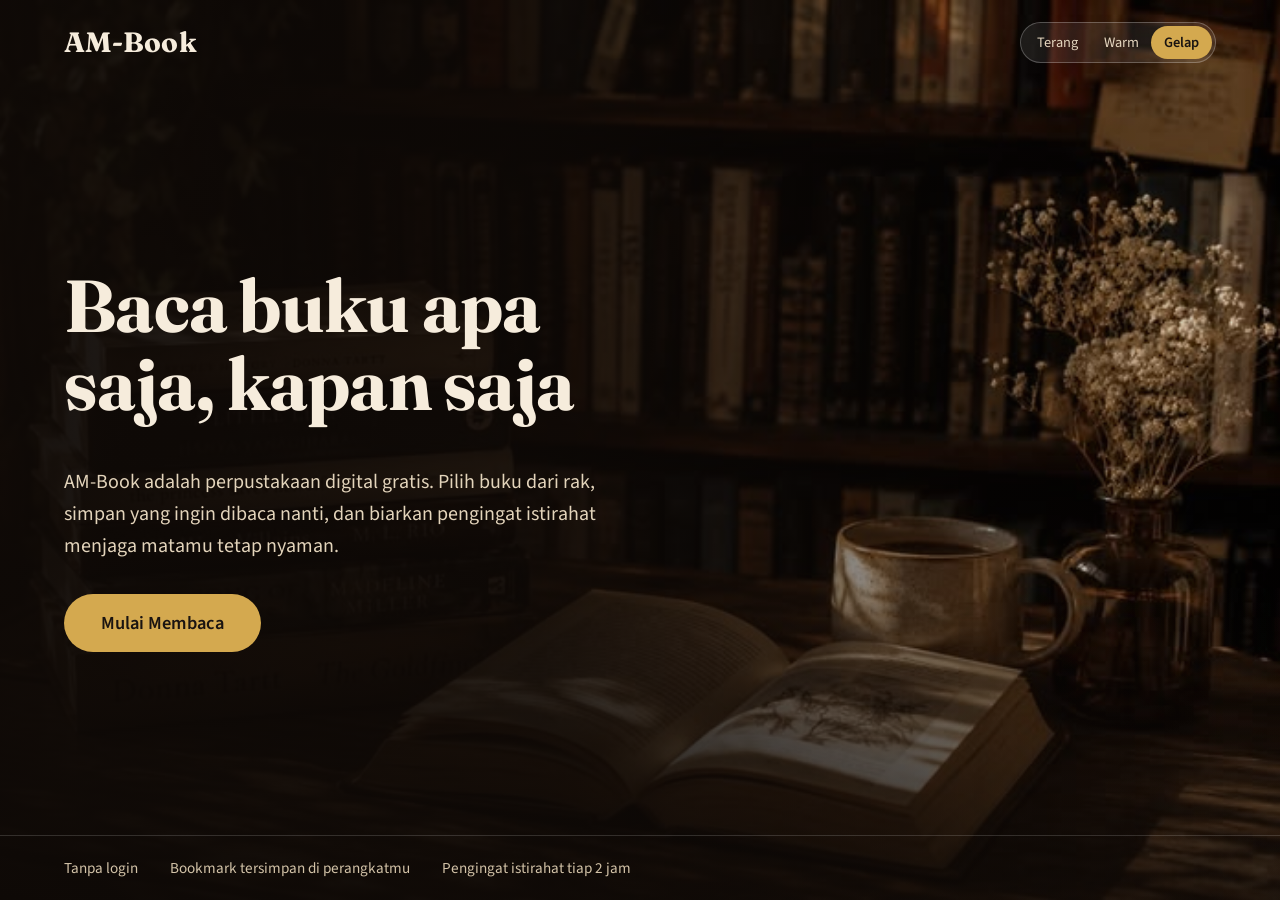
<file: index.html>
<!DOCTYPE html>
<html lang="id" data-theme="warm">

<head>
  <meta charset="UTF-8">
  <meta name="viewport" content="width=device-width, initial-scale=1">
  <title>AM-Book | Perpustakaan Digital</title>
  <meta name="description" content="AM-Book, perpustakaan digital yang bisa dibaca langsung tanpa akun.">
  <link rel="preconnect" href="https://fonts.googleapis.com">
  <link rel="preconnect" href="https://fonts.gstatic.com" crossorigin>
  <link
    href="https://fonts.googleapis.com/css2?family=Fraunces:opsz,wght@9..144,500;9..144,700&family=Source+Sans+3:wght@400;600&display=swap"
    rel="stylesheet">
  <link rel="stylesheet" href="style.css">
</head>

<body class="landing-body">

  <main class="landing" id="landing">
    <!-- Ganti img/perpustakaan.jpg dengan foto perpustakaan / rak buku pilihan Kakak -->
    <div class="landing-bg" role="img" aria-label="Rak buku perpustakaan"></div>
    <div class="landing-overlay"></div>

    <header class="landing-top">
      <a href="index.html" class="brand">AM-Book</a>
      <div class="theme-switch" role="group" aria-label="Pilih tema">
        <button type="button" data-theme-btn="light">Terang</button>
        <button type="button" data-theme-btn="warm">Warm</button>
        <button type="button" data-theme-btn="dark">Gelap</button>
      </div>
    </header>

    <section class="landing-hero">
      <h1>Baca buku apa saja, kapan saja</h1>
      <p>AM-Book adalah perpustakaan digital gratis. Pilih buku dari rak, simpan yang ingin dibaca nanti, dan biarkan
        pengingat istirahat menjaga matamu tetap nyaman.</p>
      <a href="dashboard.html" class="btn btn-primary btn-lg" id="startBtn">Mulai Membaca</a>
    </section>

    <footer class="landing-foot">
      <span>Tanpa login</span>
      <span>Bookmark tersimpan di perangkatmu</span>
      <span>Pengingat istirahat tiap 2 jam</span>
    </footer>
  </main>

  <script src="app.js"></script>
</body>

</html>
</file>
<file: style.css>
/* ====================== STYLE ====================== */
/* ==========================================================
   AM-Book | style.css
   Dasar bersama: tema, tipografi, tombol, modal, utilitas
   ========================================================== */

/* ---------- Tema ---------- */
:root,
[data-theme="dark"] {
  --bg: #271e18;
  --bg-soft: #382417;
  --surface: #2d231d;
  --text: #f1e7d8;
  --text-muted: #b9a994;
  --line: #22160e;
  --accent: #d4a94f;
  --accent-text: #1a1411;
  --wood-light: #3d201a;
  --wood-dark: #4a2e1a;
  --wood-back: #2a1b12;
  --shadow: rgba(0, 0, 0, .55);
  color-scheme: dark;
}

[data-theme="light"] {
  --bg: #f4f6f2;
  --bg-soft: #e8ede6;
  --surface: #ffffff;
  --text: #1f2a24;
  --text-muted: #5b6a61;
  --line: #cfd8cf;
  --accent: #2f6b55;
  --accent-text: #ffffff;
  --wood-light: #c79a67;
  --wood-dark: #8d6338;
  --wood-back: #d9c3a3;
  --shadow: rgba(40, 50, 40, .28);
  color-scheme: light;
}

[data-theme="warm"] {
  --bg: #efe0c2;
  --bg-soft: #e6d3ae;
  --surface: #f7ecd5;
  --text: #3b2a18;
  --text-muted: #6e563b;
  --line: #cdb68a;
  --accent: #8a3b1f;
  --accent-text: #fbf1dc;
  --wood-light: #a8703f;
  --wood-dark: #66401f;
  --wood-back: #c9a877;
  --shadow: rgba(70, 45, 20, .35);
  color-scheme: light;
}

/* ---------- Reset ringan ---------- */
*,
*::before,
*::after {
  box-sizing: border-box;
}

html {
  -webkit-text-size-adjust: 100%;
}

body {
  margin: 0;
  font-family: "Source Sans 3", system-ui, sans-serif;
  font-size: 1.0625rem;
  line-height: 1.6;
  color: var(--text);
  background: var(--bg);
  transition: background-color .25s, color .25s;
}

h1,
h2,
h3 {
  margin: 0 0 .5em;
  font-family: "Fraunces", Georgia, serif;
  font-weight: 700;
  line-height: 1.15;
}

p {
  margin: 0 0 1em;
}

a {
  color: inherit;
}

img {
  max-width: 100%;
  display: block;
}

button,
input {
  font: inherit;
  color: inherit;
}

button {
  cursor: pointer;
}

[hidden] {
  display: none !important;
}

:focus-visible {
  outline: 3px solid var(--accent);
  outline-offset: 2px;
}

.sr-only {
  position: absolute;
  width: 1px;
  height: 1px;
  margin: -1px;
  padding: 0;
  overflow: hidden;
  clip: rect(0 0 0 0);
  white-space: nowrap;
  border: 0;
}

.center {
  text-align: center;
}

/* ---------- Brand ---------- */
.brand {
  font-family: "Fraunces", Georgia, serif;
  font-weight: 700;
  font-size: 1.5rem;
  letter-spacing: .01em;
  text-decoration: none;
  color: inherit;
}

/* ---------- Tombol ---------- */
.btn {
  display: inline-flex;
  align-items: center;
  justify-content: center;
  gap: .5rem;
  padding: .7rem 1.4rem;
  border: 2px solid transparent;
  border-radius: 999px;
  font-weight: 600;
  text-decoration: none;
  line-height: 1.2;
  transition: transform .15s, background-color .2s, border-color .2s;
}

.btn:active {
  transform: translateY(1px);
}

.btn-primary {
  background: var(--accent);
  color: var(--accent-text);
}

.btn-primary:hover {
  filter: brightness(1.08);
}

.btn-ghost {
  background: transparent;
  border-color: var(--line);
  color: var(--text);
}

.btn-ghost:hover {
  border-color: var(--accent);
}

.btn-lg {
  padding: 1rem 2.2rem;
  font-size: 1.15rem;
}

.btn-sm {
  padding: .45rem 1rem;
  font-size: .95rem;
}

.icon-btn {
  display: inline-grid;
  place-items: center;
  width: 42px;
  height: 42px;
  border: 2px solid var(--line);
  border-radius: 50%;
  background: transparent;
  color: var(--text);
  transition: border-color .2s, background-color .2s;
}

.icon-btn:hover {
  border-color: var(--accent);
}

.icon-btn svg {
  width: 20px;
  height: 20px;
  fill: none;
  stroke: currentColor;
  stroke-width: 2;
}

.icon-btn.is-saved,
.icon-btn[aria-pressed="true"] {
  background: var(--accent);
  border-color: var(--accent);
  color: var(--accent-text);
}

.icon-btn.is-saved svg,
.icon-btn[aria-pressed="true"] svg {
  fill: currentColor;
}

/* ---------- Switch tema ---------- */
.theme-switch {
  display: inline-flex;
  padding: 3px;
  border: 1px solid var(--line);
  border-radius: 999px;
  background: var(--bg-soft);
}

.theme-switch button {
  padding: .3rem .8rem;
  border: 0;
  border-radius: 999px;
  background: transparent;
  font-size: .9rem;
  color: var(--text-muted);
}

.theme-switch button[aria-pressed="true"] {
  background: var(--accent);
  color: var(--accent-text);
  font-weight: 600;
}

/* ---------- Modal ---------- */
.modal {
  position: fixed;
  inset: 0;
  z-index: 100;
  display: grid;
  place-items: center;
  padding: 1rem;
  background: rgba(10, 6, 3, .72);
  overflow-y: auto;
}

.modal-card {
  position: relative;
  width: min(720px, 100%);
  padding: 1.75rem;
  border: 1px solid var(--line);
  border-radius: 18px;
  background: var(--surface);
  color: var(--text);
  box-shadow: 0 24px 60px var(--shadow);
  animation: pop .22s ease-out;
}

.modal-small {
  width: min(480px, 100%);
  text-align: center;
}

.modal-small h2 {
  font-size: 1.5rem;
}

.modal-actions {
  display: flex;
  flex-wrap: wrap;
  gap: .75rem;
  margin-top: 1.25rem;
}

.modal-small .modal-actions {
  justify-content: center;
}

.hint {
  margin: 1.25rem 0 0;
  font-size: .9rem;
  color: var(--text-muted);
}

@keyframes pop {
  from {
    opacity: 0;
    transform: translateY(10px) scale(.98);
  }

  to {
    opacity: 1;
    transform: none;
  }
}

@media (prefers-reduced-motion: reduce) {

  *,
  *::before,
  *::after {
    animation: none !important;
    transition: none !important;
  }
}


/* ====================== LANDING ====================== */
/* ==========================================================
   AM-Book | landing.css
   Landing page: gambar perpustakaan + overlay gelap.
   Teks selalu terang agar terbaca di semua tema.
   ========================================================== */

.landing-body {
  background: #120d0a;
}

.landing {
  position: relative;
  display: flex;
  flex-direction: column;
  min-height: 100vh;
  min-height: 100svh;
  color: #f6ecdc;
  isolation: isolate;
}

/* Gambar latar. Jika img/perpustakaan.jpg belum ada, rak CSS di bawah dipakai. */
.landing-bg {
  position: absolute;
  inset: 0;
  z-index: -2;
  background: url("images/background.jpeg") right center / cover no-repeat, #1a110c;
}

.landing-overlay {
  position: absolute;
  inset: 0;
  z-index: -1;
  background:
    linear-gradient(
      90deg,
      rgba(14, 9, 6, 0.96) 0%,
      rgba(14, 9, 6, 0.85) 42%,
      rgba(14, 9, 6, 0.35) 75%,
      rgba(14, 9, 6, 0.12) 100%
    ),
    linear-gradient(0deg, rgba(14, 9, 6, 0.85) 0%, transparent 35%);
}

.landing-top {
  display: flex;
  align-items: center;
  justify-content: space-between;
  gap: 1rem;
  padding: 1.25rem clamp(1.25rem, 5vw, 4rem);
}

.landing-top .brand {
  font-size: 1.75rem;
  color: #f6ecdc;
}

.landing-top .theme-switch {
  background: rgba(255, 255, 255, .08);
  border-color: rgba(255, 255, 255, .25);
}

.landing-top .theme-switch button {
  color: #e5d6bf;
}

.landing-top .theme-switch button[aria-pressed="true"] {
  background: #d4a94f;
  color: #1a1411;
}

.landing-hero {
  flex: 1;
  display: flex;
  flex-direction: column;
  align-items: flex-start;
  justify-content: center;
  max-width: 44rem;
  padding: 2rem clamp(1.25rem, 5vw, 4rem);
}

.landing-hero h1 {
  font-size: clamp(2.4rem, 6.5vw, 4.6rem);
  line-height: 1.05;
  letter-spacing: -.01em;
  margin-bottom: .6em;
}

.landing-hero p {
  max-width: 34rem;
  font-size: clamp(1.05rem, 2.2vw, 1.25rem);
  color: #e3d4bb;
  margin-bottom: 2rem;
}

/* Tombol utama selalu emas di atas gambar */
.landing .btn-primary {
  background: #d4a94f;
  color: #1a1411;
}

.landing-foot {
  display: flex;
  flex-wrap: wrap;
  gap: .5rem 2rem;
  padding: 1.25rem clamp(1.25rem, 5vw, 4rem);
  border-top: 1px solid rgba(255, 255, 255, .15);
  font-size: .95rem;
  color: #d3c3a8;
}

@media (max-width: 560px) {
  .landing-overlay {
    background: linear-gradient(0deg, rgba(14, 9, 6, .94) 0%, rgba(14, 9, 6, .78) 100%);
  }

  .landing-top {
    flex-wrap: wrap;
  }

  .landing-hero .btn {
    width: 100%;
  }
}


/* ====================== DASHBOARD ====================== */
/* ==========================================================
   AM-Book | dashboard.css
   Navbar, tampilan (view), rak buku realistis, katalog,
   bookmark, kartu info, modal detail buku.
   ========================================================== */

/* ---------- Navbar ---------- */
.navbar {
  position: sticky;
  top: 0;
  z-index: 50;
  display: flex;
  align-items: center;
  justify-content: space-between;
  gap: 1rem;
  padding: .8rem clamp(1rem, 4vw, 3rem);
  background: var(--bg-soft);
  border-bottom: 1px solid var(--line);
}

.nav-links {
  display: flex;
  align-items: center;
  gap: .25rem;
}

.nav-links>a {
  display: inline-flex;
  align-items: center;
  gap: .4rem;
  padding: .5rem .85rem;
  border-radius: 999px;
  text-decoration: none;
  color: var(--text-muted);
  font-weight: 600;
}

.nav-links>a:hover {
  color: var(--text);
}

.nav-links>a.active {
  color: var(--accent-text);
  background: var(--accent);
}

.nav-links .theme-switch {
  margin-left: .75rem;
}

.badge {
  min-width: 1.4em;
  padding: 0 .4em;
  border-radius: 999px;
  background: var(--accent);
  color: var(--accent-text);
  font-size: .78rem;
  text-align: center;
}

.nav-links>a.active .badge {
  background: var(--accent-text);
  color: var(--accent);
}

.nav-toggle {
  display: none;
  width: 44px;
  height: 44px;
  padding: 11px 10px;
  border: 1px solid var(--line);
  border-radius: 10px;
  background: var(--bg-soft);
  flex-direction: column;
  justify-content: space-between;
}

.nav-toggle span {
  display: block;
  height: 2px;
  border-radius: 2px;
  background: var(--text);
}

/* ---------- Halaman ---------- */
.page {
  width: min(1180px, 100%);
  margin: 0 auto;
  padding: 2rem clamp(1rem, 4vw, 3rem) 3rem;
  min-height: 70vh;
}

.view-head {
  margin-bottom: 1.75rem;
  max-width: 40rem;
}

.view-head h1 {
  font-size: clamp(1.9rem, 4.5vw, 2.8rem);
}

.view-head p {
  color: var(--text-muted);
  margin: 0;
}

.site-foot {
  padding: 1.5rem;
  text-align: center;
  font-size: .9rem;
  color: var(--text-muted);
  border-top: 1px solid var(--line);
}

/* ---------- Toolbar katalog ---------- */
.toolbar {
  display: grid;
  gap: 1rem;
  margin-bottom: 1.75rem;
}

.search input {
  width: 100%;
  max-width: 28rem;
  padding: .75rem 1.1rem;
  border: 2px solid var(--line);
  border-radius: 999px;
  background: var(--surface);
}

.search input:focus {
  outline: none;
  border-color: var(--accent);
}

.chips {
  display: flex;
  flex-wrap: wrap;
  gap: .5rem;
}

.chip {
  padding: .4rem 1rem;
  border: 1px solid var(--line);
  border-radius: 999px;
  background: transparent;
  color: var(--text-muted);
}

.chip:hover {
  border-color: var(--accent);
}

.chip[aria-pressed="true"] {
  background: var(--accent);
  border-color: var(--accent);
  color: var(--accent-text);
  font-weight: 600;
}

.empty {
  padding: 2rem 1rem;
  text-align: center;
  color: var(--text-muted);
  border: 2px dashed var(--line);
  border-radius: 14px;
}

/* ---------- Rak buku realistis ----------
   Setiap .book duduk di atas papan kayu (::after). Karena sel grid
   tanpa jarak horizontal, papan tiap baris menyambung penuh. */
.bookshelf {
  display: grid;
  grid-template-columns: repeat(auto-fill, minmax(150px, 1fr));
  margin-bottom: 1.5rem;
  padding: 0 14px;
  border-left: 14px solid var(--wood-dark);
  border-right: 14px solid var(--wood-dark);
  border-top: 12px solid var(--wood-dark);
  border-radius: 6px 6px 0 0;
  background:
    repeating-linear-gradient(90deg, transparent 0 46px, rgba(0, 0, 0, .06) 46px 48px),
    var(--wood-back);
  box-shadow: inset 0 14px 24px -10px var(--shadow), 0 14px 26px -14px var(--shadow);
}

.book {
  position: relative;
  display: flex;
  justify-content: center;
  align-items: flex-end;
  padding: 26px 12px 0;
}

.book::after {
  content: "";
  position: absolute;
  left: -14px;
  bottom: 0;
  height: 20px;

  background: linear-gradient(180deg,
      var(--wood-light) 0%,
      var(--wood-dark) 100%);

  box-shadow: 0 6px 10px -4px var(--shadow);
  z-index: 0;
}

/* Papan hanya dibuat oleh buku pertama setiap baris */
.book::after {
  display: none;
}

/* Baris desktop: 6 kolom */
.book:nth-child(6n + 1)::after {
  display: block;
  width: calc(600% + 28px);
}

.book-open {
  position: relative;
  z-index: 1;
  width: 100%;
  max-width: 132px;
  aspect-ratio: 2 / 3;
  margin-bottom: 20px;
  /* sama dengan tinggi papan */
  padding: 0;
  border: 0;
  border-radius: 3px 8px 8px 3px;
  background: var(--cover, #6b3a2a);
  color: #fff;
  text-align: left;
  box-shadow: -3px 0 0 rgba(0, 0, 0, .35) inset, 6px 8px 14px -4px var(--shadow);
  transform-origin: bottom center;
  transition: transform .2s ease;
  overflow: hidden;
}

.book-open::before {
  /* punggung buku */
  content: "";
  position: absolute;
  inset: 0 auto 0 0;
  width: 12px;
  background: linear-gradient(90deg, rgba(0, 0, 0, .35), rgba(255, 255, 255, .12) 60%, transparent);
}

.book-open:hover {
  transform: translateY(-8px) rotate(-1.5deg);
}

.book-cover-text {
  position: absolute;
  inset: 0;
  display: flex;
  flex-direction: column;
  justify-content: space-between;
  padding: 14px 10px 12px 20px;
}

.book-cover-title {
  font-family: "Fraunces", Georgia, serif;
  font-weight: 700;
  font-size: .98rem;
  line-height: 1.15;
  text-shadow: 0 1px 2px rgba(0, 0, 0, .5);
}

.book-cover-author {
  font-size: .78rem;
  opacity: .9;
}

.book-bookmark {
  position: absolute;
  z-index: 2;
  top: 30px;
  right: 16px;
  width: 34px;
  height: 34px;
  display: grid;
  place-items: center;
  border: 0;
  border-radius: 50%;
  background: rgba(20, 12, 8, .7);
  color: #fff;
  transition: background-color .2s, transform .15s;
}

.book-bookmark:hover {
  transform: scale(1.1);
}

.book-bookmark svg {
  width: 18px;
  height: 18px;
  fill: none;
  stroke: currentColor;
  stroke-width: 2;
}

.book-bookmark.is-saved {
  background: #d4a94f;
  color: #1a1411;
}

.book-bookmark.is-saved svg {
  fill: currentColo r;
}

/* ---------- Kartu info (Profile, Tentang Kami) ---------- */
.info-grid {
  display: grid;
  grid-template-columns: repeat(auto-fit, minmax(250px, 1fr));
  gap: 1.25rem;
}

.info-card {
  padding: 1.5rem;
  border: 1px solid var(--line);
  border-left: 5px solid var(--accent);
  border-radius: 10px;
  background: var(--surface);
}

.info-card h2 {
  font-size: 1.25rem;
}

.info-card p,
.info-card li {
  color: var(--text-muted);
}

.info-card ol {
  margin: 0;
  padding-left: 1.2rem;
}

/* ---------- Modal detail buku ---------- */
.modal .modal-card:not(.modal-small) {
  display: grid;
  grid-template-columns: 170px 1fr;
  gap: 1.75rem;
  align-items: start;
}

.modal-close {
  position: absolute;
  top: .6rem;
  right: .8rem;
  width: 40px;
  height: 40px;
  border: 0;
  border-radius: 50%;
  background: transparent;
  font-size: 1.8rem;
  line-height: 1;
  color: var(--text-muted);
}

.modal-close:hover {
  color: var(--text);
}

.modal-cover {
  aspect-ratio: 2 / 3;
  border-radius: 3px 8px 8px 3px;
  background: var(--cover, #6b3a2a);
  box-shadow: -3px 0 0 rgba(0, 0, 0, .35) inset, 8px 10px 18px -6px var(--shadow);
}

.modal-body h2 {
  font-size: 1.8rem;
  padding-right: 2rem;
}

.modal-author {
  margin-bottom: .25rem;
  font-weight: 600;
}

.modal-meta {
  color: var(--text-muted);
  font-size: .95rem;
}

/* ---------- Responsif ---------- */
@media (max-width: 860px) {
  .nav-toggle {
    display: inline-flex;
  }

  .nav-links {
    position: absolute;
    top: 100%;
    left: 0;
    right: 0;
    flex-direction: column;
    align-items: stretch;
    gap: .25rem;
    padding: 1rem;
    background: var(--bg);
    border-bottom: 1px solid var(--line);
    box-shadow: 0 16px 24px -12px var(--shadow);
    display: none;
  }

  .nav-links.open {
    display: flex;
  }

  .nav-links>a {
    padding: .75rem 1rem;
  }

  .nav-links .theme-switch {
    margin: .5rem 0 0;
    justify-content: center;
  }
}

@media (max-width: 560px) {
  .bookshelf {
    grid-template-columns: repeat(auto-fill, minmax(120px, 1fr));
    padding: 0 8px;
    border-left-width: 8px;
    border-right-width: 8px;
  }

  .book {
    padding: 22px 8px 0;
  }

  .book::after {
    left: -8px;
    right: -8px;
  }

  .book-cover-title {
    font-size: .85rem;
  }

  .modal .modal-card:not(.modal-small) {
    grid-template-columns: 1fr;
    padding-top: 2.5rem;
  }

  .modal-cover {
    width: 130px;
    margin: 0 auto;
  }

  .modal-actions .btn {
    flex: 1 1 100%;
  }
}


/* ====================== READER ====================== */
/* ==========================================================
   AM-Book | reader.css
   Halaman membaca, timer, pager, countdown istirahat.
   ========================================================== */

.reader-body {
  min-height: 100vh;
  background: var(--bg);
}

.reader-bar {
  position: sticky;
  top: 0;
  z-index: 40;
  display: flex;
  align-items: center;
  gap: .75rem;
  padding: .6rem clamp(.75rem, 3vw, 2rem);
  background: var(--bg-soft);
  border-bottom: 1px solid var(--line);
}

.reader-title {
  flex: 1;
  min-width: 0;
  display: flex;
  flex-direction: column;
  line-height: 1.25;
}

.reader-title strong {
  font-family: "Fraunces", Georgia, serif;
  white-space: nowrap;
  overflow: hidden;
  text-overflow: ellipsis;
}

.reader-title span {
  font-size: .85rem;
  color: var(--text-muted);
}

.reader-timer {
  padding: .35rem .9rem;
  border: 1px solid var(--line);
  border-radius: 999px;
  background: var(--bg-soft);
  font-variant-numeric: tabular-nums;
  font-weight: 600;
  white-space: nowrap;
}

/* ---------- Kertas bacaan ---------- */
.reader {
  width: min(720px, 100%);
  margin: 0 auto;
  padding: 1.75rem clamp(.75rem, 3vw, 1.5rem) 3rem;
}

.paper {
  min-height: 60vh;
  padding: clamp(1.5rem, 5vw, 3.25rem);
  border: 1px solid var(--line);
  border-radius: 6px;
  background: var(--surface);
  box-shadow: 0 18px 40px -22px var(--shadow);
  font-family: "Fraunces", Georgia, serif;
  font-weight: 500;
  font-size: clamp(1.1rem, 2.4vw, 1.25rem);
  line-height: 1.85;
}

.paper:focus {
  outline: none;
}

.paper h1 {
  font-size: clamp(1.5rem, 4vw, 2rem);
  margin-bottom: 1.25rem;
}

.paper p {
  margin-bottom: 1.2em;
}

.pager {
  display: flex;
  align-items: center;
  justify-content: space-between;
  gap: .75rem;
  margin-top: 1.25rem;
}

.pager span {
  color: var(--text-muted);
  font-size: .95rem;
  text-align: center;
}

.pager .btn:disabled {
  opacity: .4;
  cursor: not-allowed;
}

/* ---------- Countdown istirahat ---------- */
.countdown {
  margin: .5rem 0;
  font-family: "Fraunces", Georgia, serif;
  font-size: clamp(3.5rem, 16vw, 5rem);
  font-weight: 700;
  font-variant-numeric: tabular-nums;
  color: var(--accent);
}

/* ---------- Responsif ---------- */
@media (max-width: 720px) {
  .reader-bar {
    flex-wrap: wrap;
  }

  .reader-title {
    order: 5;
    flex-basis: 100%;
  }

  .reader-bar .theme-switch {
    margin-left: auto;
  }

  .reader-bar .theme-switch button {
    padding: .3rem .6rem;
    font-size: .82rem;
  }

  .pager span {
    order: -1;
    flex-basis: 100%;
  }

  .pager .btn {
    flex: 1;
  }
}

/* Layer ambient background edit.Rafly */
.ambient-bg {
  position: fixed;
  inset: 0;
  z-index: 0;
  background-size: cover;
  background-position: center 25%;
  filter: blur(8px) saturate(1.25) brightness(0.95); 
  opacity: 0;
  transform: scale(1.05);
  transition: opacity 0.45s ease, background-image 0.35s ease;
  pointer-events: none;
}

/* Lapisan gradasi */
.ambient-bg::after {
  content: "";
  position: absolute;
  inset: 0;
  background: 
    linear-gradient(to bottom, rgba(39, 30, 24, 0.2) 0%, var(--bg) 95%),
    radial-gradient(circle at 50% 35%, transparent 30%, var(--bg) 90%);
}

/* Kursor mengarah ke buku */
.ambient-bg.active {
  opacity: 0.78;
}

/* Dashboar & Navigasi Solid */
main, .site-foot {
  position: relative;
  z-index: 1;
}
</file>
